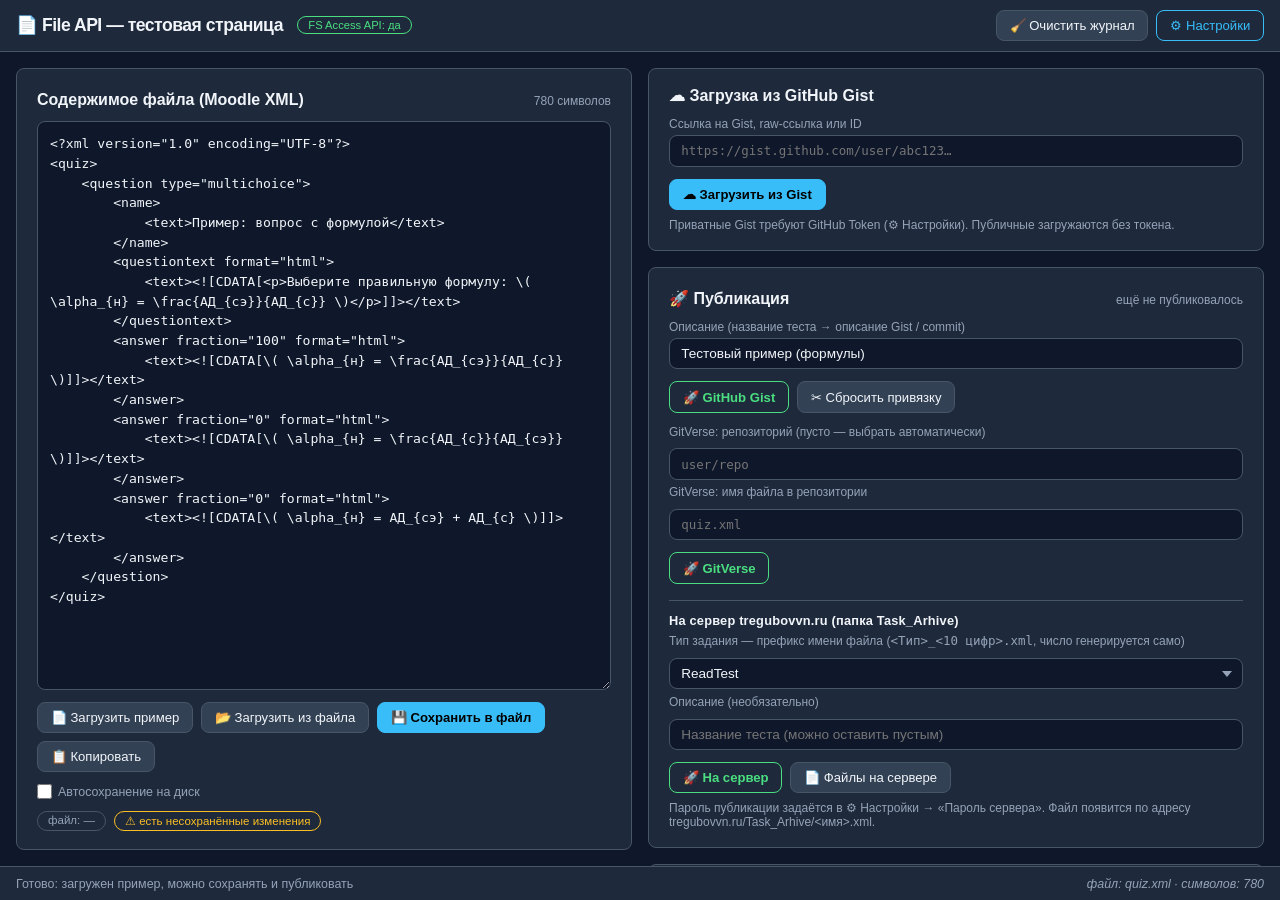
<file: index.html>
<!DOCTYPE html>
<html lang="ru">
<head>
    <meta charset="UTF-8">
    <meta name="viewport" content="width=device-width, initial-scale=1.0">
    <title>File API — тестовая страница</title>
    <link rel="stylesheet" href="style.css">
</head>
<body>

    <!-- ===== Верхняя панель ===== -->
    <header class="topbar">
        <div class="brand">
            <h1>📄 File API — тестовая страница</h1>
            <span class="support-badge" id="fsSupport"></span>
        </div>
        <nav class="toolbar">
            <button type="button" class="btn" id="btnClearLog" title="Очистить журнал вызовов API">🧹 Очистить журнал</button>
            <button type="button" class="btn btn-settings" id="btnSettings" title="Токены сервисов и настройки сервера публикации">⚙ Настройки</button>
        </nav>
    </header>

    <!-- ===== Рабочая область: содержимое слева, тесты API справа ===== -->
    <main class="workspace">
        <section class="col">
            <div class="card card-full">
                <div class="card-header">
                    <h2>Содержимое файла (Moodle XML)</h2>
                    <span class="hint" id="contentMeta"></span>
                </div>
                <textarea id="contentEditor" class="content-editor code" spellcheck="false"
                    placeholder="XML-содержимое задания. Нажмите «📄 Загрузить пример», чтобы начать."></textarea>
                <div class="btn-row">
                    <button type="button" class="btn" id="btnSample" title="Заполнить поле примером Moodle XML">📄 Загрузить пример</button>
                    <button type="button" class="btn" id="btnLoadFile" title="api.loadFromFile() — открыть XML-файл с диска">📂 Загрузить из файла</button>
                    <button type="button" class="btn btn-primary" id="btnSaveFile" title="api.saveToFile() — сохранить XML в файл на диске">💾 Сохранить в файл</button>
                    <button type="button" class="btn" id="btnCopyContent" title="Скопировать содержимое в буфер обмена">📋 Копировать</button>
                </div>
                <div class="btn-row options-row">
                    <label class="switch-inline" title="api.setAutosave() — запись в выбранный файл через 1,5 с после изменений">
                        <input type="checkbox" id="autosaveToggle">
                        <span class="switch-caption">Автосохранение на диск</span>
                    </label>
                    <span class="autosave-time" id="lastSaveTime"></span>
                </div>
                <div class="state-row">
                    <span class="chip" id="stateFile">файл: —</span>
                    <span class="chip chip-warn hidden" id="stateDirty">⚠ есть несохранённые изменения</span>
                    <span class="chip chip-warn hidden" id="stateStale">⚠ опубликованный вариант устарел — нужна повторная публикация</span>
                </div>
            </div>
        </section>

        <section class="col">
            <!-- Загрузка из Gist -->
            <div class="card">
                <div class="card-header"><h2>☁ Загрузка из GitHub Gist</h2></div>
                <label class="label" for="gistRef">Ссылка на Gist, raw-ссылка или ID</label>
                <input type="text" id="gistRef" class="input-base input-mono" placeholder="https://gist.github.com/user/abc123…">
                <div class="btn-row">
                    <button type="button" class="btn btn-primary" id="btnLoadGist" title="api.loadFromGist()">☁ Загрузить из Gist</button>
                </div>
                <p class="hint">Приватные Gist требуют GitHub Token (⚙ Настройки). Публичные загружаются без токена.</p>
            </div>

            <!-- Публикация -->
            <div class="card">
                <div class="card-header">
                    <h2>🚀 Публикация</h2>
                    <span class="hint" id="publishInfo">ещё не публиковалось</span>
                </div>
                <label class="label" for="publishDescription">Описание (название теста → описание Gist / commit)</label>
                <input type="text" id="publishDescription" class="input-base" placeholder="Название теста">
                <div class="btn-row">
                    <button type="button" class="btn btn-publish" id="btnPublishGist" title="api.publishToGist()">🚀 GitHub Gist</button>
                    <button type="button" class="btn" id="btnResetPublish" title="api.resetPublishState() — следующая публикация создаст новый Gist/файл">✂ Сбросить привязку</button>
                </div>
                <div class="subfields">
                    <label class="label" for="gvRepo">GitVerse: репозиторий (пусто — выбрать автоматически)</label>
                    <input type="text" id="gvRepo" class="input-base input-mono" placeholder="user/repo">
                    <label class="label" for="gvFileName">GitVerse: имя файла в репозитории</label>
                    <input type="text" id="gvFileName" class="input-base input-mono" placeholder="quiz.xml">
                </div>
                <div class="btn-row">
                    <button type="button" class="btn btn-publish" id="btnPublishGitverse" title="api.publishToGitverse()">🚀 GitVerse</button>
                </div>
                <hr class="card-divider">
                <div class="subfields">
                    <span class="sub-title">На сервер tregubovvn.ru (папка Task_Arhive)</span>
                    <label class="label" for="serverTaskType">Тип задания — префикс имени файла
                        (<span class="input-mono">&lt;Тип&gt;_&lt;10 цифр&gt;.xml</span>, число генерируется само)</label>
                    <select id="serverTaskType" class="input-base" title="api.publishToServer({taskType})">
                        <option value="ReadTest">ReadTest</option>
                        <option value="MoodleTest">MoodleTest</option>
                        <option value="FormulaTest">FormulaTest</option>
                    </select>
                    <label class="label" for="serverDescription">Описание (необязательно)</label>
                    <input type="text" id="serverDescription" class="input-base" placeholder="Название теста (можно оставить пустым)">
                </div>
                <div class="btn-row">
                    <button type="button" class="btn btn-publish" id="btnPublishServer" title="api.publishToServer() — отправить XML на сервер по паролю">🚀 На сервер</button>
                    <button type="button" class="btn" id="btnListServer" title="api.listServerFiles() — список файлов в папке архива">📄 Файлы на сервере</button>
                </div>
                <p class="hint">Пароль публикации задаётся в ⚙ Настройки → «Пароль сервера». Файл появится по адресу tregubovvn.ru/Task_Arhive/&lt;имя&gt;.xml.</p>
            </div>

            <!-- Ссылка на тест -->
            <div class="card">
                <div class="card-header"><h2>🔗 Ссылка на тест (приложение mt_v2)</h2></div>
                <div class="flags-row">
                    <label class="switch-inline" title="checkmode=true — кнопка «Проверить ответ» на каждом вопросе"><input type="checkbox" id="flCheckMode"><span class="switch-caption">CheckMode</span></label>
                    <label class="switch-inline" title="headershow=true — показывать шапку теста"><input type="checkbox" id="flShowHeader"><span class="switch-caption">ShowHeader</span></label>
                    <label class="switch-inline" title="crushmode=true — режим дробления"><input type="checkbox" id="flCrushMode"><span class="switch-caption">CrushMode</span></label>
                    <label class="switch-inline" title="randommode=true — случайный порядок вопросов"><input type="checkbox" id="flRandomMode"><span class="switch-caption">RandomMode</span></label>
                </div>
                <div class="btn-row url-row">
                    <a id="taskUrl" class="url-text" href="#" target="_blank" rel="noopener">— ещё не публиковалось —</a>
                    <button type="button" class="btn btn-sm" id="btnCopyTaskUrl" title="Скопировать ссылку">📋</button>
                </div>
                <p class="hint">api.getTaskUrl(flags) — собирается из raw-ссылки последней публикации (Gist или GitVerse).</p>
            </div>

            <!-- Журнал -->
            <div class="card card-log">
                <div class="card-header">
                    <h2>📜 Журнал вызовов API</h2>
                    <span class="hint">каждая кнопка вызывает метод библиотеки</span>
                </div>
                <div id="log" class="log" aria-live="polite"></div>
            </div>
        </section>
    </main>

    <!-- ===== Статусная строка ===== -->
    <footer class="status-bar">
        <div class="status-item" id="statusText">Готово</div>
        <div class="status-item status-meta" id="statusMeta"></div>
    </footer>

    <!-- ===== Модальное окно: токены ===== -->
    <div class="modal-overlay" id="settingsModal" role="dialog" aria-modal="true" aria-labelledby="settingsTitle">
        <div class="modal">
            <div class="modal-header">
                <h3 id="settingsTitle">Настройки</h3>
                <button type="button" class="btn-icon" id="btnSettingsClose" aria-label="Закрыть">✕</button>
            </div>
            <div class="modal-body">
                <div class="token-row">
                    <label class="label" for="githubToken">GitHub Token (Gist: загрузка приватных и публикация)</label>
                    <input type="password" id="githubToken" class="input-base input-mono" placeholder="ghp_…" autocomplete="off">
                </div>
                <div class="token-row">
                    <label class="label" for="gitverseToken">GitVerse Token (публикация в репозиторий)</label>
                    <input type="password" id="gitverseToken" class="input-base input-mono" placeholder="токен доступа GitVerse" autocomplete="off">
                </div>
                <hr class="card-divider">
                <div class="token-row">
                    <span class="sub-title">Публикация на сервере (tregubovvn.ru)</span>
                    <label class="label" for="serverPassword">Пароль публикации (должен совпадать с паролем в publish.php на сервере)</label>
                    <input type="password" id="serverPassword" class="input-base input-mono" placeholder="пароль публикации" autocomplete="off">
                </div>
                <div class="token-row">
                    <label class="label" for="serverEndpoint">Адрес эндпоинта публикации (publish.php)</label>
                    <input type="text" id="serverEndpoint" class="input-base input-mono" placeholder="https://tregubovvn.ru/publish.php">
                </div>
                <div class="token-row">
                    <label class="label" for="serverFolder">Папка архива на сервере</label>
                    <input type="text" id="serverFolder" class="input-base input-mono" placeholder="Task_Arhive">
                </div>
                <p class="hint">Пароль хранится через api.setToken('server', …) только в localStorage вашего браузера. Адрес и папка — в настройках этой страницы.</p>
            </div>
            <div class="modal-footer">
                <button type="button" class="btn btn-primary" id="btnSettingsDone">Готово</button>
            </div>
        </div>
    </div>

    <!-- Toast -->
    <div id="toast" class="toast" role="status" aria-live="polite"></div>

    <script src="file-api.js"></script>
    <script src="app.js"></script>
</body>
</html>
</file>
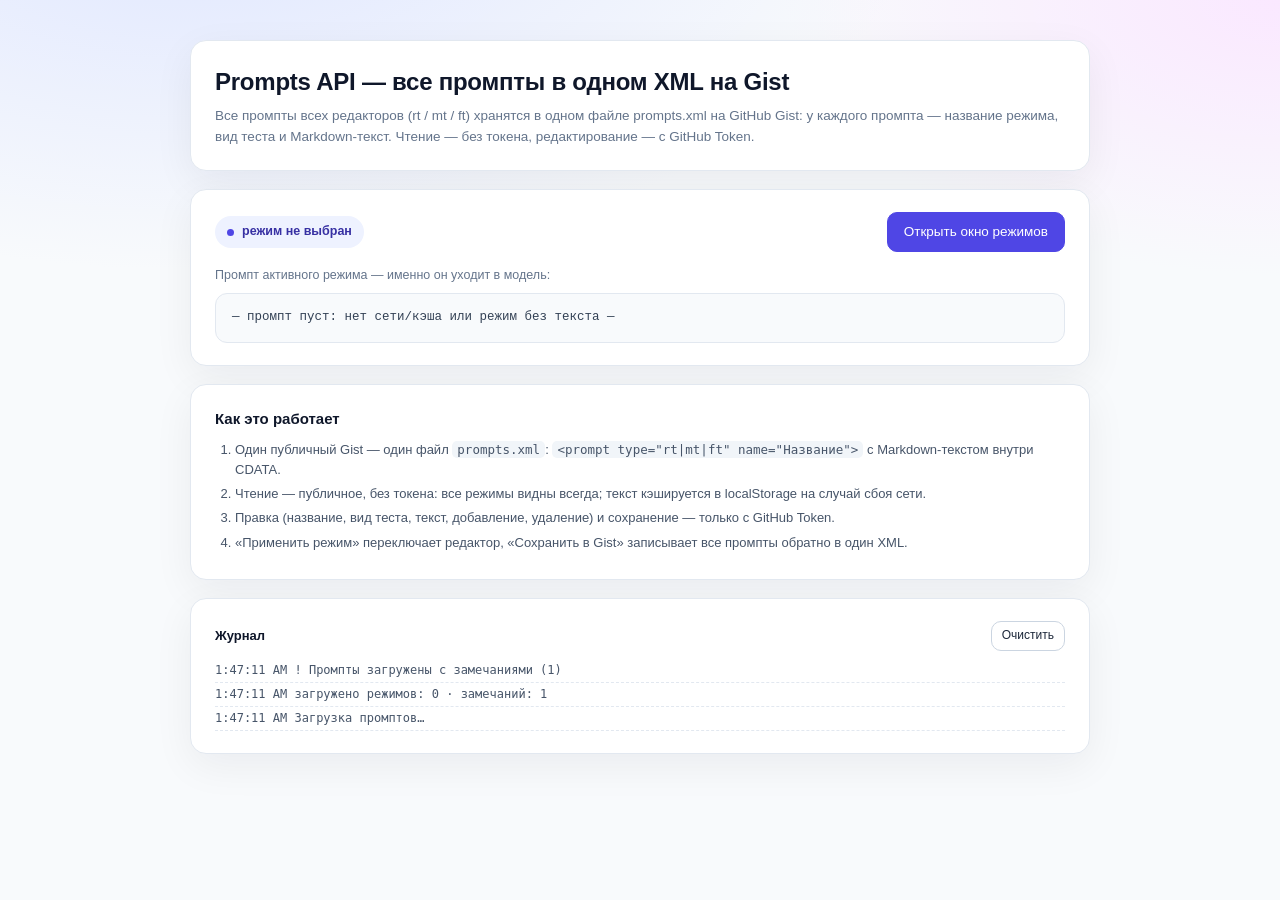
<file: prompts.html>
<!DOCTYPE html>
<html lang="ru">
<head>
    <meta charset="UTF-8">
    <meta name="viewport" content="width=device-width, initial-scale=1.0">
    <title>Prompts API — режимы редактора</title>
    <style>
        :root { color-scheme: light; }
        * { box-sizing: border-box; }
        body {
            margin: 0; min-height: 100vh; padding: 40px 20px;
            background: radial-gradient(1200px 600px at 15% -10%, #e0e7ff 0%, transparent 60%),
                        radial-gradient(900px 500px at 100% 0%, #fae8ff 0%, transparent 55%), #f8fafc;
            color: #0f172a;
            font: 15px/1.55 -apple-system, "Segoe UI", Roboto, "Helvetica Neue", Arial, sans-serif;
        }
        .wrap { max-width: 900px; margin: 0 auto; display: flex; flex-direction: column; gap: 18px; }
        .card { background: #fff; border: 1px solid #e2e8f0; border-radius: 16px; padding: 22px 24px; box-shadow: 0 12px 40px rgba(15,23,42,.06); }
        h1 { margin: 0 0 6px; font-size: 24px; letter-spacing: -.01em; }
        .sub { margin: 0; color: #64748b; font-size: 13.5px; }
        .row { display: flex; gap: 10px; align-items: center; flex-wrap: wrap; }
        .chip { display: inline-flex; align-items: center; gap: 8px; padding: 6px 12px; border-radius: 999px; background: #eef2ff; color: #3730a3; font-size: 12.5px; font-weight: 600; }
        .chip .dot { width: 7px; height: 7px; border-radius: 50%; background: #4f46e5; }
        button {
            height: 40px; padding: 0 16px; border: 1px solid #cbd5e1; border-radius: 10px; background: #fff;
            color: #1e293b; font: inherit; font-size: 13.5px; font-weight: 500; cursor: pointer;
        }
        button:hover { background: #f8fafc; }
        button.primary { background: #4f46e5; border-color: #4f46e5; color: #fff; }
        button.primary:hover { background: #4338ca; }
        .meta { color: #64748b; font-size: 12.5px; }
        pre { margin: 0; max-height: 320px; overflow: auto; padding: 14px 16px; border: 1px solid #e2e8f0; border-radius: 12px; background: #f8fafc; color: #334155;
              font: 12.5px/1.55 ui-monospace, SFMono-Regular, Consolas, "Liberation Mono", monospace; white-space: pre-wrap; word-break: break-word; }
        ol { margin: 10px 0 0; padding-left: 20px; color: #475569; font-size: 13px; }
        ol li { margin: 4px 0; }
        code { background: #f1f5f9; padding: 1px 5px; border-radius: 5px; font-size: 12.5px; }
        .log { font: 12px/1.6 ui-monospace, Consolas, monospace; color: #475569; max-height: 180px; overflow: auto; }
        .log div { border-bottom: 1px dashed #e2e8f0; padding: 2px 0; }
    </style>
</head>
<body>
<div class="wrap">

    <div class="card">
        <h1>Prompts API — все промпты в одном XML на Gist</h1>
        <p class="sub">Все промпты всех редакторов (rt / mt / ft) хранятся в одном файле prompts.xml на GitHub Gist:
            у каждого промпта — название режима, вид теста и Markdown-текст. Чтение — без токена, редактирование — с GitHub Token.</p>
    </div>

    <div class="card">
        <div class="row" style="justify-content: space-between;">
            <div class="row">
                <span class="chip"><span class="dot"></span><span id="modeName">режим не выбран</span></span>
                <span class="meta" id="modeMeta"></span>
            </div>
            <button type="button" class="primary" id="btnOpen">Открыть окно режимов</button>
        </div>
        <div class="row" style="margin: 14px 0 8px;">
            <span class="meta">Промпт активного режима — именно он уходит в модель:</span>
        </div>
        <pre id="activePrompt">—</pre>
    </div>

    <div class="card">
        <h2 style="margin: 0 0 4px; font-size: 15px;">Как это работает</h2>
        <ol>
            <li>Один публичный Gist — один файл <code>prompts.xml</code>: <code>&lt;prompt type="rt|mt|ft" name="Название"&gt;</code> с Markdown-текстом внутри CDATA.</li>
            <li>Чтение — публичное, без токена: все режимы видны всегда; текст кэшируется в localStorage на случай сбоя сети.</li>
            <li>Правка (название, вид теста, текст, добавление, удаление) и сохранение — только с GitHub Token.</li>
            <li>«Применить режим» переключает редактор, «Сохранить в Gist» записывает все промпты обратно в один XML.</li>
        </ol>
    </div>

    <div class="card">
        <div class="row" style="justify-content: space-between; margin-bottom: 8px;">
            <strong style="font-size: 13px;">Журнал</strong>
            <button type="button" id="btnClear" style="height: 30px; padding: 0 10px; font-size: 12px;">Очистить</button>
        </div>
        <div class="log" id="log"></div>
    </div>

</div>

<script src="prompts-api.js"></script>
<script>
    const logBox = document.getElementById('log');
    function log(message) {
        const row = document.createElement('div');
        row.textContent = new Date().toLocaleTimeString() + '  ' + message;
        logBox.prepend(row);
    }

    const prompts = PromptsApi.create({
        storagePrefix: 'promptsApiDemo',
        dialogTitle: 'Режимы редактора (все виды тестов)',
    });

    function renderActive() {
        const prompt = prompts.getActivePrompt();
        document.getElementById('modeName').textContent = prompt ? prompt.name : 'режим не выбран';
        document.getElementById('modeMeta').textContent = prompt
            ? (prompt.type ? (PromptsApi.TYPE_LABELS[prompt.type] || prompt.type) + ' · ' : '') + prompt.chars + ' символов'
            : '';
        document.getElementById('activePrompt').textContent = prompt && prompt.text
            ? prompt.text
            : '— промпт пуст: нет сети/кэша или режим без текста —';
    }

    prompts.on('mode-change', mode => {
        renderActive();
        log('режим переключён: ' + mode.name);
    });
    prompts.on('load', e => log('загружено режимов: ' + e.modes.length + (e.errors.length ? ' · замечаний: ' + e.errors.length : '')));
    prompts.on('save', e => log('сохранено в Gist: ' + e.gistUrl + ' (' + e.count + ' режимов)'));
    prompts.on('status', e => log((e.error ? '! ' : '') + e.message));
    prompts.on('token-change', e => log('токен: ' + (e.has ? 'задан' : 'удалён')));

    document.getElementById('btnOpen').addEventListener('click', () => prompts.openDialog());
    document.getElementById('btnClear').addEventListener('click', () => { logBox.innerHTML = ''; });

    prompts.load().then(renderActive).catch(e => log('ошибка загрузки: ' + e.message));
</script>
</body>
</html>
</file>
<file: style.css>
/* ==========================================================================
   File API — тестовая страница (стиль исходного Moodle XML Редактора)
   ========================================================================== */

*, *::before, *::after { box-sizing: border-box; }
body, h1, h2, h3, p, div, button, input, textarea, label, a { margin: 0; padding: 0; font-family: inherit; }

:root {
    --bg: #0f172a;
    --bg-elevated: #1e293b;
    --bg-card: #334155;
    --fg: #f1f5f9;
    --fg-muted: #94a3b8;
    --accent: #38bdf8;
    --accent-hover: #7dd3fc;
    --border: #475569;
    --danger: #f87171;
    --success: #4ade80;
    --warning: #fbbf24;
    --radius: 8px;
}

body {
    font-family: -apple-system, BlinkMacSystemFont, "Segoe UI", Roboto, Helvetica, Arial, sans-serif;
    background-color: var(--bg);
    color: var(--fg);
    height: 100vh;
    display: flex;
    flex-direction: column;
    overflow: hidden;
}

::-webkit-scrollbar { width: 8px; height: 8px; }
::-webkit-scrollbar-track { background: var(--bg); }
::-webkit-scrollbar-thumb { background: var(--border); border-radius: 4px; }
::-webkit-scrollbar-thumb:hover { background: var(--fg-muted); }

.hidden { display: none !important; }
.label { font-size: 0.75rem; color: var(--fg-muted); margin-bottom: 0.25rem; display: block; }
.hint { font-size: 0.75rem; color: var(--fg-muted); margin-top: 0.5rem; }

/* ===== Верхняя панель ===== */
.topbar {
    background: var(--bg-elevated);
    border-bottom: 1px solid var(--border);
    padding: 0.6rem 1rem;
    display: flex;
    flex-wrap: wrap;
    align-items: center;
    justify-content: space-between;
    gap: 0.75rem;
    z-index: 20;
}
.brand { display: flex; align-items: center; gap: 0.9rem; flex-wrap: wrap; }
.brand h1 { font-size: 1.1rem; font-weight: 700; letter-spacing: -0.5px; white-space: nowrap; }
.toolbar { display: flex; align-items: center; gap: 0.5rem; flex-wrap: wrap; }

.support-badge {
    font-size: 0.7rem;
    padding: 2px 10px;
    border-radius: 999px;
    border: 1px solid var(--border);
    color: var(--fg-muted);
    white-space: nowrap;
}
.support-badge.ok { color: var(--success); border-color: var(--success); }
.support-badge.warn { color: var(--warning); border-color: var(--warning); }

/* ===== Кнопки ===== */
.btn {
    background: var(--bg-card);
    border: 1px solid var(--border);
    color: var(--fg);
    padding: 0.45rem 0.8rem;
    border-radius: var(--radius);
    cursor: pointer;
    font-weight: 500;
    font-size: 0.82rem;
    transition: background 0.15s ease, border-color 0.15s ease;
    white-space: nowrap;
}
.btn:hover { background: var(--border); }
.btn-primary { background: var(--accent); color: #000; border-color: var(--accent); font-weight: 600; }
.btn-primary:hover { background: var(--accent-hover); }
.btn-settings { border-color: var(--accent); color: var(--accent); background: transparent; }
.btn-settings:hover { background: rgba(56, 189, 248, 0.15); }
.btn-publish { border-color: var(--success); color: var(--success); background: transparent; font-weight: 600; }
.btn-publish:hover { background: rgba(74, 222, 128, 0.15); }
.btn-sm { padding: 0.25rem 0.5rem; font-size: 0.75rem; }
.btn:disabled { opacity: 0.55; cursor: not-allowed; }

.btn-icon {
    background: transparent;
    border: none;
    color: var(--fg-muted);
    cursor: pointer;
    padding: 2px;
    font-size: 0.9rem;
    line-height: 1;
}
.btn-icon:hover { color: var(--danger); }

/* ===== Рабочая область ===== */
.workspace {
    flex: 1;
    display: flex;
    gap: 1rem;
    padding: 1rem;
    overflow: auto;
}
.col {
    flex: 1 1 50%;
    min-width: 340px;
    display: flex;
    flex-direction: column;
    gap: 1rem;
}

/* ===== Карточки ===== */
.card {
    background: var(--bg-elevated);
    border: 1px solid var(--border);
    border-radius: var(--radius);
    padding: 1.1rem 1.25rem;
}
.card-full { flex: 1; display: flex; flex-direction: column; }
.card-header {
    display: flex;
    justify-content: space-between;
    align-items: baseline;
    gap: 1rem;
    margin-bottom: 0.75rem;
    flex-wrap: wrap;
}
.card-header h2 { font-size: 1rem; }

/* ===== Поля ввода ===== */
.input-base {
    background: var(--bg);
    border: 1px solid var(--border);
    color: var(--fg);
    padding: 0.45rem 0.7rem;
    border-radius: var(--radius);
    font-size: 0.85rem;
    width: 100%;
    outline: none;
    transition: border-color 0.15s;
}
.input-base:focus { border-color: var(--accent); }
.input-mono { font-family: 'Consolas', 'Monaco', monospace; font-size: 0.78rem; }
.code { font-family: 'Consolas', 'Monaco', monospace; }

select.input-base {
    appearance: none;
    -webkit-appearance: none;
    background-image: url("data:image/svg+xml;charset=UTF-8,%3Csvg xmlns='http://www.w3.org/2000/svg' width='10' height='6'%3E%3Cpath d='M0 0l5 6 5-6z' fill='%2394a3b8'/%3E%3C/svg%3E");
    background-repeat: no-repeat;
    background-position: right 0.6rem center;
    padding-right: 1.8rem;
    cursor: pointer;
}
select.input-base option { background: var(--bg-elevated); color: var(--fg); }

/* ===== Разделитель и подзаголовок внутри карточек ===== */
.card-divider {
    border: none;
    border-top: 1px solid var(--border);
    margin: 1rem 0 0.75rem;
}
.sub-title {
    font-size: 0.8rem;
    font-weight: 700;
    color: var(--fg);
    letter-spacing: 0.2px;
}

.content-editor {
    flex: 1;
    width: 100%;
    min-height: 320px;
    background: var(--bg);
    border: 1px solid var(--border);
    border-radius: var(--radius);
    color: var(--fg);
    font-size: 0.82rem;
    line-height: 1.5;
    padding: 0.75rem;
    resize: vertical;
    outline: none;
}
.content-editor:focus { border-color: var(--accent); }

.subfields { margin-top: 0.75rem; display: flex; flex-direction: column; gap: 0.35rem; }

/* ===== Ряды кнопок и переключатели ===== */
.btn-row {
    display: flex;
    align-items: center;
    gap: 0.5rem;
    flex-wrap: wrap;
    margin-top: 0.75rem;
}
.options-row { justify-content: flex-start; }
.switch-inline {
    display: inline-flex;
    align-items: center;
    gap: 6px;
    font-size: 0.78rem;
    color: var(--fg-muted);
    cursor: pointer;
}
.switch-inline input[type="checkbox"] { width: 15px; height: 15px; accent-color: var(--accent); cursor: pointer; }
.switch-caption { white-space: nowrap; }
.autosave-time { font-size: 0.7rem; color: var(--success); white-space: nowrap; }

.flags-row { display: flex; align-items: center; gap: 0.9rem; flex-wrap: wrap; margin-bottom: 0.25rem; }

/* ===== Индикаторы состояния ===== */
.state-row { display: flex; gap: 0.5rem; flex-wrap: wrap; margin-top: 0.75rem; }
.chip {
    font-size: 0.72rem;
    padding: 2px 10px;
    border-radius: 999px;
    border: 1px solid var(--border);
    color: var(--fg-muted);
    white-space: nowrap;
    max-width: 100%;
    overflow: hidden;
    text-overflow: ellipsis;
}
.chip-warn { color: var(--warning); border-color: var(--warning); }

/* ===== Ссылка на тест ===== */
.url-row { align-items: baseline; }
.url-text {
    color: var(--accent);
    font-family: monospace;
    font-size: 0.75rem;
    word-break: break-all;
    flex: 1;
    min-width: 0;
}

/* ===== Журнал вызовов API ===== */
.card-log { display: flex; flex-direction: column; }
.log {
    background: var(--bg);
    border: 1px solid var(--border);
    border-radius: var(--radius);
    height: 260px;
    overflow-y: auto;
    padding: 0.5rem;
    font-family: 'Consolas', 'Monaco', monospace;
    font-size: 0.74rem;
    line-height: 1.45;
}
.log-entry { padding: 1px 4px; border-left: 3px solid transparent; margin-bottom: 1px; word-break: break-word; }
.log-time { color: var(--fg-muted); margin-right: 6px; }
.log-kind { font-weight: 700; font-size: 0.66rem; margin-right: 6px; letter-spacing: 0.5px; }
.log-call .log-kind { color: var(--accent); }
.log-ok .log-kind { color: var(--success); }
.log-ok { border-left-color: var(--success); }
.log-err .log-kind { color: var(--danger); }
.log-err { border-left-color: var(--danger); background: rgba(248, 113, 113, 0.07); }
.log-evt .log-kind { color: #a78bfa; }
.log-info { color: var(--fg-muted); }

/* ===== Статусная строка ===== */
.status-bar {
    background: var(--bg-elevated);
    padding: 0.4rem 1rem;
    border-top: 1px solid var(--border);
    font-size: 0.78rem;
    display: flex;
    align-items: center;
    justify-content: space-between;
    gap: 1rem;
    min-height: 34px;
}
.status-item { display: flex; align-items: center; gap: 0.5rem; color: var(--fg-muted); }
.status-meta { font-style: italic; white-space: nowrap; }

/* ===== Модальные окна ===== */
.modal-overlay {
    position: fixed;
    inset: 0;
    background: rgba(0, 0, 0, 0.7);
    display: flex;
    align-items: center;
    justify-content: center;
    z-index: 100;
    opacity: 0;
    pointer-events: none;
    transition: opacity 0.2s;
}
.modal-overlay.show { opacity: 1; pointer-events: all; }
.modal {
    background: var(--bg-elevated);
    padding: 1.5rem;
    border-radius: var(--radius);
    width: 90%;
    max-width: 460px;
    border: 1px solid var(--border);
    transform: scale(0.95);
    transition: transform 0.2s;
    max-height: 85vh;
    overflow-y: auto;
}
.modal-overlay.show .modal { transform: scale(1); }
.modal-header { display: flex; justify-content: space-between; align-items: center; margin-bottom: 1rem; }
.modal-header h3 { font-size: 1.1rem; font-weight: 700; }
.modal-body { display: flex; flex-direction: column; gap: 1rem; }
.modal-footer { display: flex; justify-content: flex-end; margin-top: 1.25rem; }
.token-row { display: flex; flex-direction: column; gap: 0.25rem; }

/* ===== Toast ===== */
.toast {
    position: fixed;
    bottom: 48px;
    right: 20px;
    padding: 12px 20px;
    background: var(--bg-card);
    border-left: 4px solid var(--accent);
    color: var(--fg);
    border-radius: 4px;
    box-shadow: 0 4px 12px rgba(0, 0, 0, 0.3);
    transform: translateY(100px);
    opacity: 0;
    transition: all 0.3s ease;
    z-index: 1000;
    max-width: 40vw;
}
.toast.show { transform: translateY(0); opacity: 1; }
.toast.error { border-color: var(--danger); }

/* ===== Адаптивность ===== */
@media (max-width: 1100px) {
    .workspace { flex-direction: column; }
    .col { min-width: 0; }
    .content-editor { min-height: 220px; }
    .toast { max-width: 80vw; }
}
</file>
